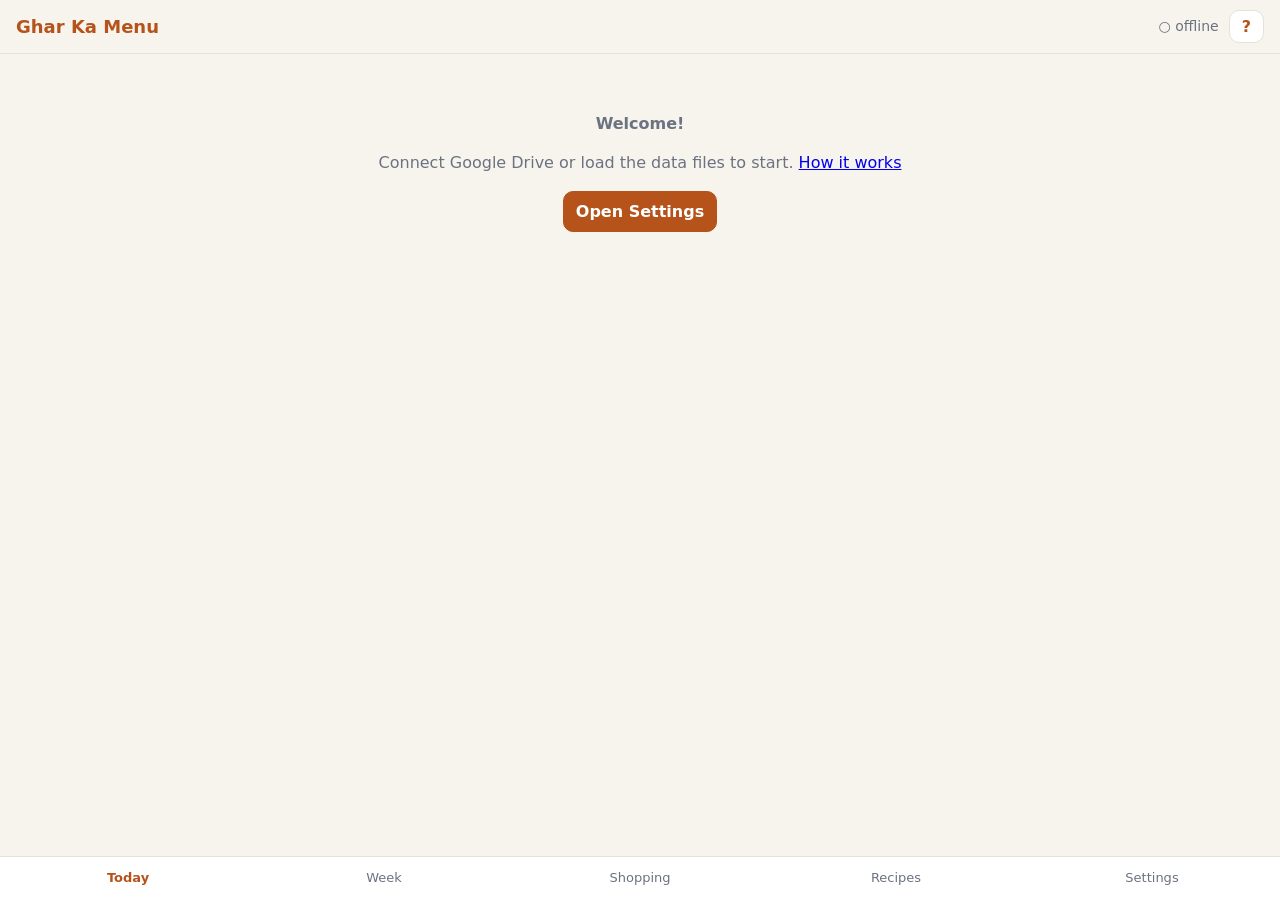
<file: index.html>
<!doctype html>
<html lang="en">
<head>
<meta charset="utf-8">
<meta name="viewport" content="width=device-width,initial-scale=1,viewport-fit=cover">
<meta name="theme-color" content="#b5531a">
<title>Ghar Ka Menu</title>
<link rel="manifest" href="manifest.webmanifest">
<link rel="icon" href="icons/icon-192.png">
<link rel="apple-touch-icon" href="icons/icon-192.png">
<link rel="stylesheet" href="css/app.css">
</head>
<body>
<header class="topbar">
  <div class="brand">Ghar Ka Menu</div>
  <div class="row" style="gap:4px"><button id="syncBtn" class="sync" aria-label="Sync status">●</button>
  <a class="btn" href="help.html" aria-label="Help" style="min-height:32px;padding:4px 12px;text-decoration:none;color:var(--acc);font-weight:700">?</a></div>
</header>
<main id="view" aria-live="polite"></main>
<nav class="tabs" role="tablist">
  <button data-act="tab" data-tab="today" class="on">Today</button>
  <button data-act="tab" data-tab="week">Week</button>
  <button data-act="tab" data-tab="shop">Shopping</button>
  <button data-act="tab" data-tab="recipes">Recipes</button>
  <button data-act="tab" data-tab="settings">Settings</button>
</nav>
<div id="sheet" class="sheet" hidden><div class="sheet-body" role="dialog" aria-modal="true"></div></div>
<div id="toast" class="toast" hidden></div>
<script type="module" src="js/app.js"></script>
</body>
</html>
</file>
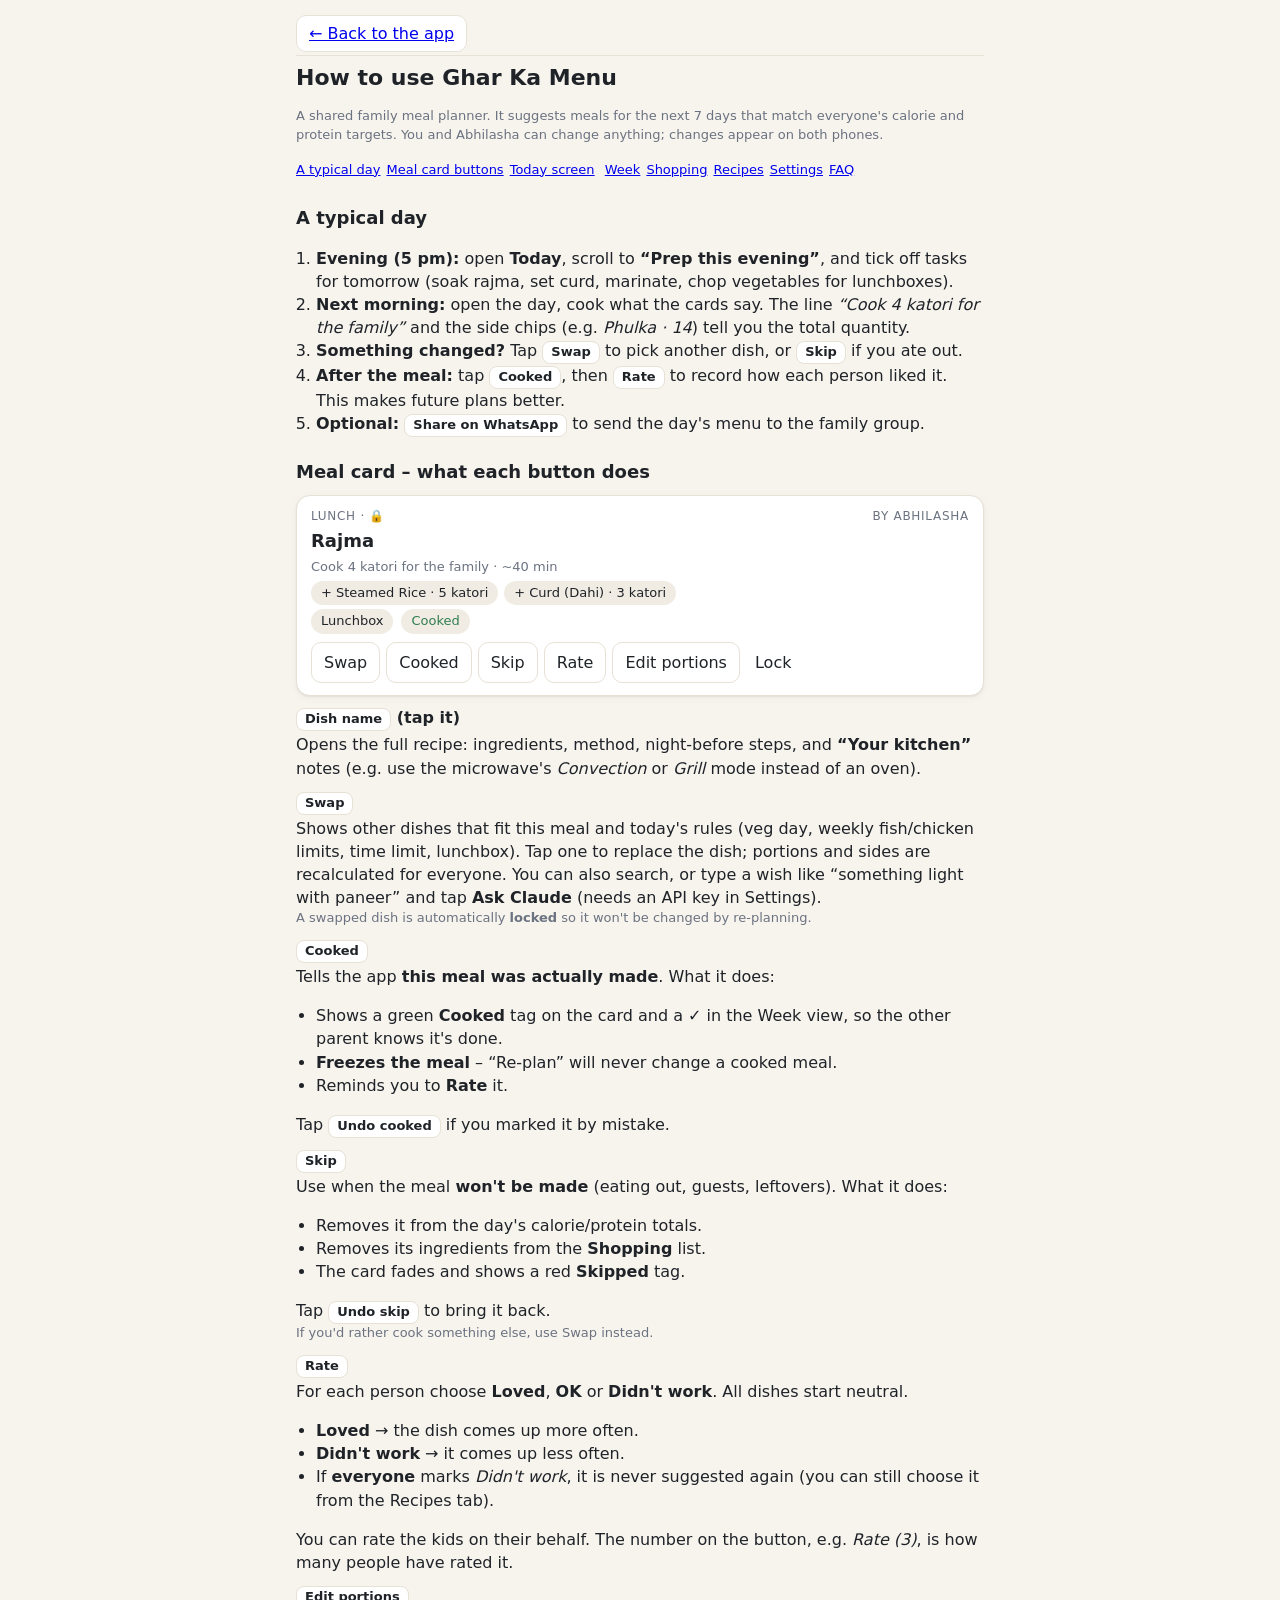
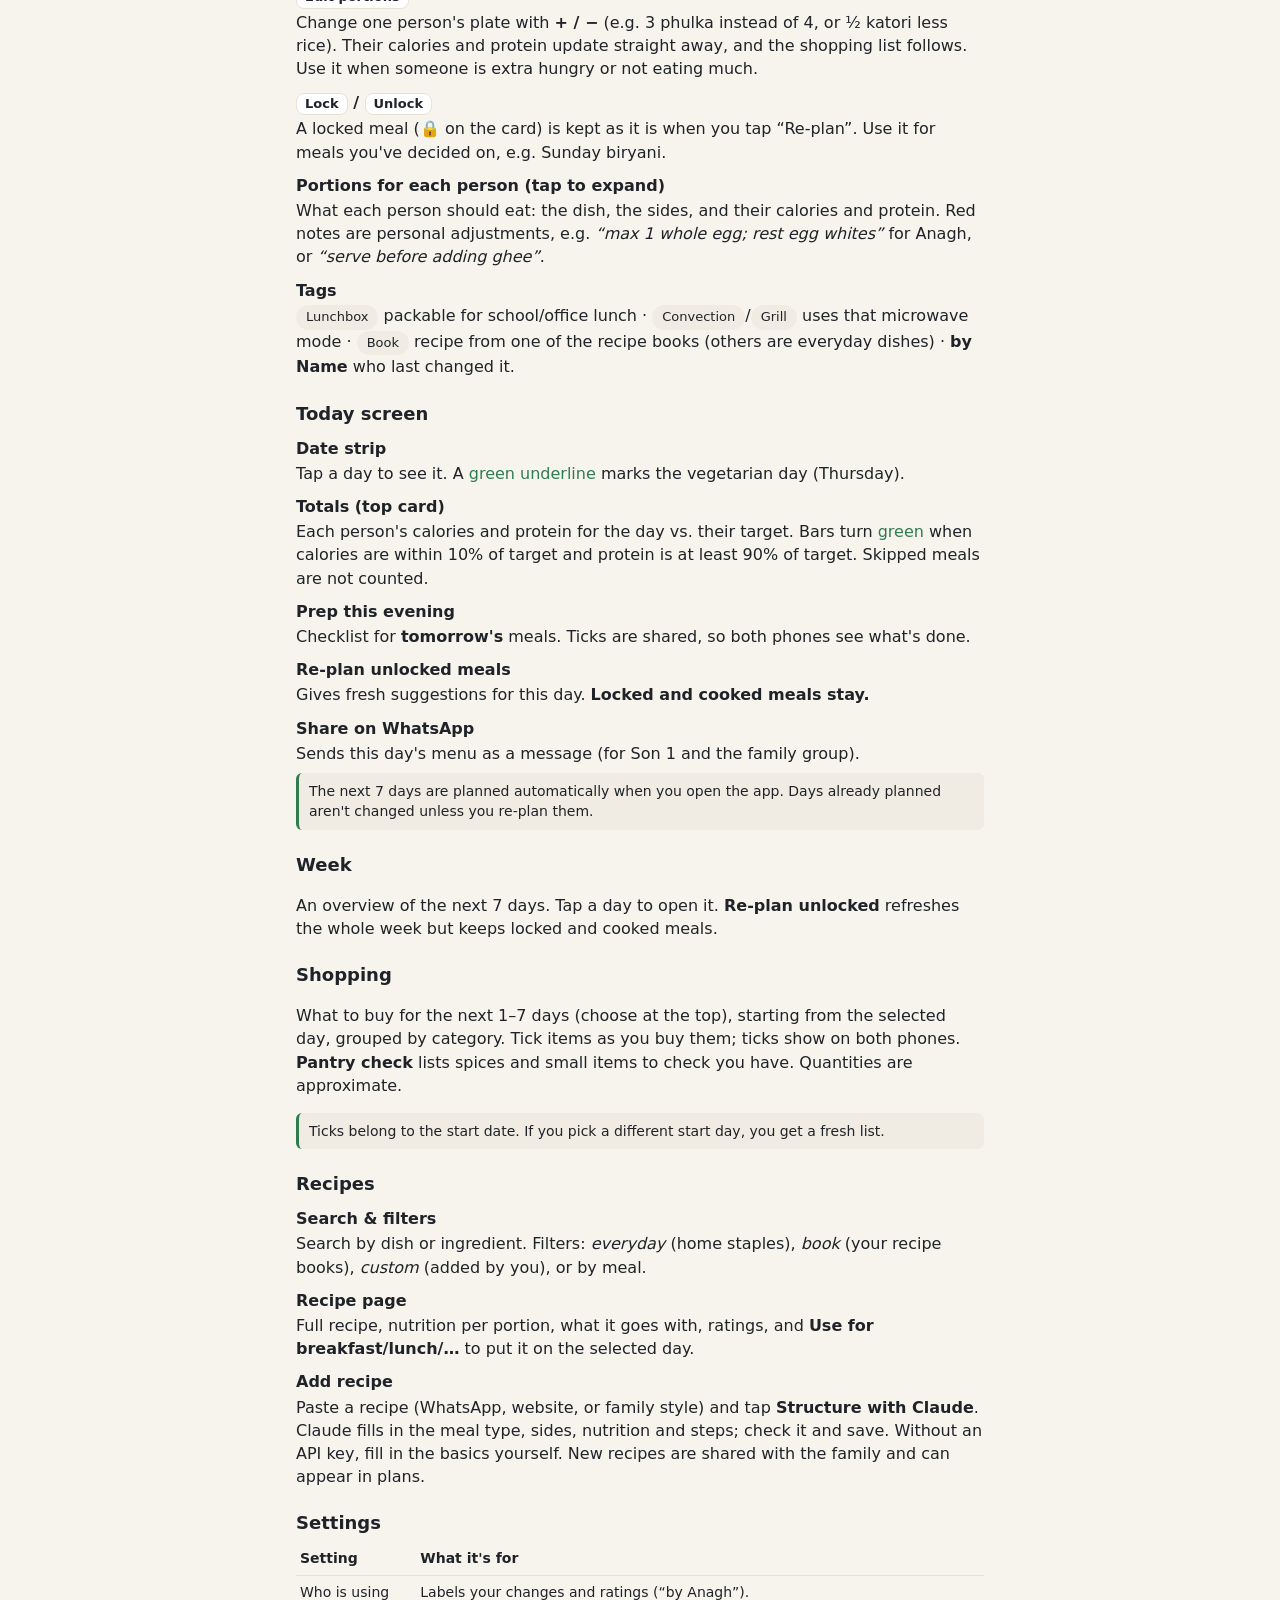
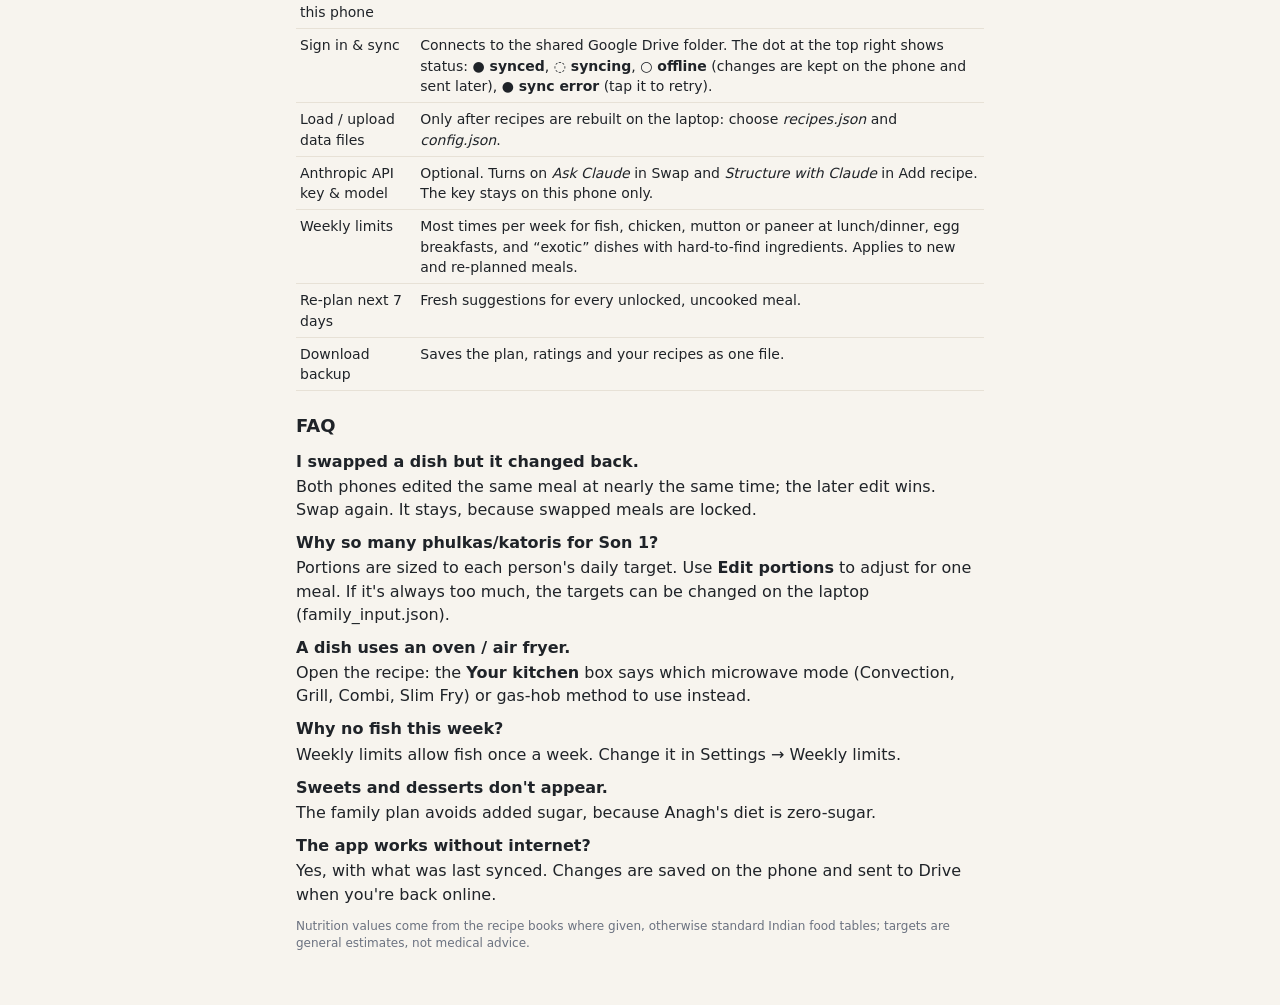
<file: help.html>
<!doctype html>
<html lang="en">
<head>
<meta charset="utf-8">
<meta name="viewport" content="width=device-width,initial-scale=1,viewport-fit=cover">
<meta name="theme-color" content="#b5531a">
<title>Ghar Ka Menu – Help</title>
<link rel="stylesheet" href="css/app.css">
<style>
  main{padding-bottom:40px}
  h1{font-size:22px;margin:6px 0 4px}
  h2{margin-top:22px}
  .toc a{display:inline-block;margin:3px 6px 3px 0}
  dl{margin:6px 0}dt{font-weight:650;margin-top:10px}dd{margin:2px 0 0 0;color:var(--ink)}
  dd .mute{display:block}
  .kbd{display:inline-block;border:1px solid var(--line);background:var(--card);border-radius:8px;padding:1px 8px;font-size:13px;font-weight:600}
  .tip{border-left:3px solid var(--ok);background:var(--chip);padding:8px 10px;border-radius:6px;margin:8px 0;font-size:14px}
  table{border-collapse:collapse;width:100%;font-size:14px}td,th{border-bottom:1px solid var(--line);padding:6px 4px;text-align:left;vertical-align:top}
  .back{position:sticky;top:0;background:var(--bg);padding:10px 0;border-bottom:1px solid var(--line);z-index:2}
</style>
</head>
<body>
<main>
<div class="back"><a class="btn" href="./">← Back to the app</a></div>
<h1>How to use Ghar Ka Menu</h1>
<p class="mute small">A shared family meal planner. It suggests meals for the next 7 days that match everyone's calorie and protein targets.
You and Abhilasha can change anything; changes appear on both phones.</p>

<div class="toc small"><a href="#day">A typical day</a><a href="#card">Meal card buttons</a><a href="#today">Today screen</a>
<a href="#week">Week</a><a href="#shop">Shopping</a><a href="#recipes">Recipes</a><a href="#settings">Settings</a><a href="#faq">FAQ</a></div>

<h2 id="day">A typical day</h2>
<ol>
  <li><b>Evening (5 pm):</b> open <b>Today</b>, scroll to <b>“Prep this evening”</b>, and tick off tasks for tomorrow (soak rajma, set curd, marinate, chop vegetables for lunchboxes).</li>
  <li><b>Next morning:</b> open the day, cook what the cards say. The line <i>“Cook 4 katori for the family”</i> and the side chips (e.g. <i>Phulka · 14</i>) tell you the total quantity.</li>
  <li><b>Something changed?</b> Tap <span class="kbd">Swap</span> to pick another dish, or <span class="kbd">Skip</span> if you ate out.</li>
  <li><b>After the meal:</b> tap <span class="kbd">Cooked</span>, then <span class="kbd">Rate</span> to record how each person liked it. This makes future plans better.</li>
  <li><b>Optional:</b> <span class="kbd">Share on WhatsApp</span> to send the day's menu to the family group.</li>
</ol>

<h2 id="card">Meal card – what each button does</h2>
<div class="card">
  <div class="slot"><span>Lunch · 🔒</span><span class="tiny">by Abhilasha</span></div>
  <div class="dish">Rajma</div>
  <div class="small mute">Cook 4 katori for the family · ~40 min</div>
  <div class="sides"><span class="chip">+ Steamed Rice · 5 katori</span><span class="chip">+ Curd (Dahi) · 3 katori</span></div>
  <div class="row"><span class="chip">Lunchbox</span><span class="chip ok">Cooked</span></div>
  <div class="actions"><span class="btn">Swap</span><span class="btn">Cooked</span><span class="btn">Skip</span><span class="btn">Rate</span><span class="btn">Edit portions</span><span class="btn ghost">Lock</span></div>
</div>
<dl>
  <dt><span class="kbd">Dish name</span> (tap it)</dt>
  <dd>Opens the full recipe: ingredients, method, night-before steps, and <b>“Your kitchen”</b> notes (e.g. use the microwave's <i>Convection</i> or <i>Grill</i> mode instead of an oven).</dd>

  <dt><span class="kbd">Swap</span></dt>
  <dd>Shows other dishes that fit this meal and today's rules (veg day, weekly fish/chicken limits, time limit, lunchbox). Tap one to replace the dish; portions and sides are recalculated for everyone.
  You can also search, or type a wish like “something light with paneer” and tap <b>Ask Claude</b> (needs an API key in Settings).
  <span class="mute small">A swapped dish is automatically <b>locked</b> so it won't be changed by re-planning.</span></dd>

  <dt><span class="kbd">Cooked</span></dt>
  <dd>Tells the app <b>this meal was actually made</b>. What it does:
    <ul>
      <li>Shows a green <b>Cooked</b> tag on the card and a ✓ in the Week view, so the other parent knows it's done.</li>
      <li><b>Freezes the meal</b> – “Re-plan” will never change a cooked meal.</li>
      <li>Reminds you to <b>Rate</b> it.</li>
    </ul>
    Tap <span class="kbd">Undo cooked</span> if you marked it by mistake.</dd>

  <dt><span class="kbd">Skip</span></dt>
  <dd>Use when the meal <b>won't be made</b> (eating out, guests, leftovers). What it does:
    <ul>
      <li>Removes it from the day's calorie/protein totals.</li>
      <li>Removes its ingredients from the <b>Shopping</b> list.</li>
      <li>The card fades and shows a red <b>Skipped</b> tag.</li>
    </ul>
    Tap <span class="kbd">Undo skip</span> to bring it back. <span class="mute small">If you'd rather cook something else, use Swap instead.</span></dd>

  <dt><span class="kbd">Rate</span></dt>
  <dd>For each person choose <b>Loved</b>, <b>OK</b> or <b>Didn't work</b>. All dishes start neutral.
    <ul>
      <li><b>Loved</b> → the dish comes up more often.</li>
      <li><b>Didn't work</b> → it comes up less often.</li>
      <li>If <b>everyone</b> marks <i>Didn't work</i>, it is never suggested again (you can still choose it from the Recipes tab).</li>
    </ul>
    You can rate the kids on their behalf. The number on the button, e.g. <i>Rate (3)</i>, is how many people have rated it.</dd>

  <dt><span class="kbd">Edit portions</span></dt>
  <dd>Change one person's plate with <b>+ / −</b> (e.g. 3 phulka instead of 4, or ½ katori less rice). Their calories and protein update straight away, and the shopping list follows. Use it when someone is extra hungry or not eating much.</dd>

  <dt><span class="kbd">Lock</span> / <span class="kbd">Unlock</span></dt>
  <dd>A locked meal (🔒 on the card) is kept as it is when you tap “Re-plan”. Use it for meals you've decided on, e.g. Sunday biryani.</dd>

  <dt><b>Portions for each person</b> (tap to expand)</dt>
  <dd>What each person should eat: the dish, the sides, and their calories and protein. Red notes are personal adjustments, e.g. <i>“max 1 whole egg; rest egg whites”</i> for Anagh, or <i>“serve before adding ghee”</i>.</dd>

  <dt><b>Tags</b></dt>
  <dd><span class="chip">Lunchbox</span> packable for school/office lunch ·
      <span class="chip">Convection</span>/<span class="chip">Grill</span> uses that microwave mode ·
      <span class="chip">Book</span> recipe from one of the recipe books (others are everyday dishes) ·
      <b>by Name</b> who last changed it.</dd>
</dl>

<h2 id="today">Today screen</h2>
<dl>
  <dt>Date strip</dt><dd>Tap a day to see it. A <span style="color:var(--ok)">green underline</span> marks the vegetarian day (Thursday).</dd>
  <dt>Totals (top card)</dt><dd>Each person's calories and protein for the day vs. their target. Bars turn <span style="color:var(--ok)">green</span> when calories are within 10% of target and protein is at least 90% of target. Skipped meals are not counted.</dd>
  <dt>Prep this evening</dt><dd>Checklist for <b>tomorrow's</b> meals. Ticks are shared, so both phones see what's done.</dd>
  <dt>Re-plan unlocked meals</dt><dd>Gives fresh suggestions for this day. <b>Locked and cooked meals stay.</b></dd>
  <dt>Share on WhatsApp</dt><dd>Sends this day's menu as a message (for Son 1 and the family group).</dd>
</dl>
<div class="tip">The next 7 days are planned automatically when you open the app. Days already planned aren't changed unless you re-plan them.</div>

<h2 id="week">Week</h2>
<p>An overview of the next 7 days. Tap a day to open it. <b>Re-plan unlocked</b> refreshes the whole week but keeps locked and cooked meals.</p>

<h2 id="shop">Shopping</h2>
<p>What to buy for the next 1–7 days (choose at the top), starting from the selected day, grouped by category. Tick items as you buy them; ticks show on both phones.
<b>Pantry check</b> lists spices and small items to check you have. Quantities are approximate.</p>
<div class="tip">Ticks belong to the start date. If you pick a different start day, you get a fresh list.</div>

<h2 id="recipes">Recipes</h2>
<dl>
  <dt>Search &amp; filters</dt><dd>Search by dish or ingredient. Filters: <i>everyday</i> (home staples), <i>book</i> (your recipe books), <i>custom</i> (added by you), or by meal.</dd>
  <dt>Recipe page</dt><dd>Full recipe, nutrition per portion, what it goes with, ratings, and <b>Use for breakfast/lunch/…</b> to put it on the selected day.</dd>
  <dt>Add recipe</dt><dd>Paste a recipe (WhatsApp, website, or family style) and tap <b>Structure with Claude</b>. Claude fills in the meal type, sides, nutrition and steps; check it and save. Without an API key, fill in the basics yourself. New recipes are shared with the family and can appear in plans.</dd>
</dl>

<h2 id="settings">Settings</h2>
<table>
  <tr><th>Setting</th><th>What it's for</th></tr>
  <tr><td>Who is using this phone</td><td>Labels your changes and ratings (“by Anagh”).</td></tr>
  <tr><td>Sign in &amp; sync</td><td>Connects to the shared Google Drive folder. The dot at the top right shows status: <b>● synced</b>, <b>◌ syncing</b>, <b>○ offline</b> (changes are kept on the phone and sent later), <b>● sync error</b> (tap it to retry).</td></tr>
  <tr><td>Load / upload data files</td><td>Only after recipes are rebuilt on the laptop: choose <i>recipes.json</i> and <i>config.json</i>.</td></tr>
  <tr><td>Anthropic API key &amp; model</td><td>Optional. Turns on <i>Ask Claude</i> in Swap and <i>Structure with Claude</i> in Add recipe. The key stays on this phone only.</td></tr>
  <tr><td>Weekly limits</td><td>Most times per week for fish, chicken, mutton or paneer at lunch/dinner, egg breakfasts, and “exotic” dishes with hard-to-find ingredients. Applies to new and re-planned meals.</td></tr>
  <tr><td>Re-plan next 7 days</td><td>Fresh suggestions for every unlocked, uncooked meal.</td></tr>
  <tr><td>Download backup</td><td>Saves the plan, ratings and your recipes as one file.</td></tr>
</table>

<h2 id="faq">FAQ</h2>
<dl>
  <dt>I swapped a dish but it changed back.</dt><dd>Both phones edited the same meal at nearly the same time; the later edit wins. Swap again. It stays, because swapped meals are locked.</dd>
  <dt>Why so many phulkas/katoris for Son 1?</dt><dd>Portions are sized to each person's daily target. Use <b>Edit portions</b> to adjust for one meal. If it's always too much, the targets can be changed on the laptop (family_input.json).</dd>
  <dt>A dish uses an oven / air fryer.</dt><dd>Open the recipe: the <b>Your kitchen</b> box says which microwave mode (Convection, Grill, Combi, Slim Fry) or gas-hob method to use instead.</dd>
  <dt>Why no fish this week?</dt><dd>Weekly limits allow fish once a week. Change it in Settings → Weekly limits.</dd>
  <dt>Sweets and desserts don't appear.</dt><dd>The family plan avoids added sugar, because Anagh's diet is zero-sugar.</dd>
  <dt>The app works without internet?</dt><dd>Yes, with what was last synced. Changes are saved on the phone and sent to Drive when you're back online.</dd>
</dl>
<p class="tiny mute">Nutrition values come from the recipe books where given, otherwise standard Indian food tables; targets are general estimates, not medical advice.</p>
</main>
</body>
</html>
</file>
<file: css/app.css>
[hidden]{display:none!important}
:root{--bg:#f7f4ee;--card:#fff;--ink:#1f2328;--mute:#6b7280;--line:#e7e1d6;--acc:#b5531a;--acc-ink:#fff;--ok:#2f7d4f;--warn:#b42318;--chip:#f1ece3;--shadow:0 1px 2px rgba(0,0,0,.06),0 2px 8px rgba(0,0,0,.04)}
@media (prefers-color-scheme:dark){:root{--bg:#121417;--card:#1b1e22;--ink:#e9e7e3;--mute:#9aa1ab;--line:#2c3036;--acc:#f0a46b;--acc-ink:#1b1e22;--ok:#6cc596;--warn:#ff8a80;--chip:#252a30;--shadow:none}}
*{box-sizing:border-box;-webkit-tap-highlight-color:transparent}
html,body{margin:0;background:var(--bg);color:var(--ink);font:16px/1.45 system-ui,-apple-system,Segoe UI,Roboto,sans-serif}
button,input,select,textarea{font:inherit;color:inherit}
.topbar{position:sticky;top:0;z-index:5;display:flex;align-items:center;justify-content:space-between;padding:calc(10px + env(safe-area-inset-top)) 16px 10px;background:var(--bg);border-bottom:1px solid var(--line)}
.brand{font-weight:700;font-size:18px;color:var(--acc)}
.sync{border:0;background:none;font-size:14px;color:var(--mute);padding:6px}
.sync.ok{color:var(--ok)}.sync.busy{color:var(--acc)}.sync.err{color:var(--warn)}
main{padding:12px 16px calc(84px + env(safe-area-inset-bottom));max-width:720px;margin:auto}
.tabs{position:fixed;bottom:0;left:0;right:0;display:flex;background:var(--card);border-top:1px solid var(--line);padding-bottom:env(safe-area-inset-bottom);z-index:6}
.tabs button{flex:1;border:0;background:none;padding:12px 2px;font-size:13px;color:var(--mute)}
.tabs button.on{color:var(--acc);font-weight:700}
.days{display:flex;gap:6px;overflow-x:auto;padding:2px 0 10px;scrollbar-width:none}
.days::-webkit-scrollbar{display:none}
.day{flex:0 0 auto;min-width:52px;border:1px solid var(--line);background:var(--card);border-radius:12px;padding:6px 8px;text-align:center;font-size:12px}
.day b{display:block;font-size:16px}.day.on{background:var(--acc);color:var(--acc-ink);border-color:var(--acc)}
.day.veg{box-shadow:inset 0 -3px 0 var(--ok)}
.card{background:var(--card);border:1px solid var(--line);border-radius:14px;padding:12px 14px;margin:10px 0;box-shadow:var(--shadow)}
.slot{display:flex;justify-content:space-between;align-items:center;font-size:12px;letter-spacing:.06em;text-transform:uppercase;color:var(--mute)}
.dish{font-size:18px;font-weight:650;margin:2px 0 4px}
.sides{display:flex;flex-wrap:wrap;gap:6px;margin:4px 0}
.chip{display:inline-flex;align-items:center;gap:4px;background:var(--chip);border-radius:999px;padding:3px 10px;font-size:13px}
.chip.acc{background:var(--acc);color:var(--acc-ink)}.chip.ok{color:var(--ok)}.chip.warn{color:var(--warn)}
.row{display:flex;gap:8px;align-items:center;flex-wrap:wrap}
.spread{display:flex;justify-content:space-between;align-items:center;gap:8px}
.mute{color:var(--mute)}.small{font-size:13px}.tiny{font-size:12px}
.btn{border:1px solid var(--line);background:var(--card);border-radius:10px;padding:8px 12px;min-height:40px}
.btn.pri{background:var(--acc);color:var(--acc-ink);border-color:var(--acc);font-weight:600}
.btn.ghost{border-color:transparent;background:none;padding:8px}
.btn:disabled{opacity:.5}
.actions{display:flex;gap:6px;margin-top:8px;flex-wrap:wrap}
details.portions summary{cursor:pointer;color:var(--mute);font-size:13px;margin-top:6px}
.prow{display:flex;justify-content:space-between;gap:8px;padding:6px 0;border-top:1px dashed var(--line);font-size:14px}
.prow:first-of-type{border-top:0}
.bar{height:6px;background:var(--chip);border-radius:6px;overflow:hidden;margin-top:3px}.bar i{display:block;height:100%;background:var(--acc)}
.bar.ok i{background:var(--ok)}
.totals{display:grid;grid-template-columns:repeat(2,minmax(0,1fr));gap:10px}
.status-cooked{opacity:.75}.status-skipped{opacity:.5}
.sheet{position:fixed;inset:0;background:rgba(0,0,0,.35);z-index:20;display:flex;align-items:flex-end}
.sheet-body{background:var(--card);width:100%;max-height:88vh;overflow:auto;border-radius:18px 18px 0 0;padding:16px 16px calc(20px + env(safe-area-inset-bottom));max-width:720px;margin:auto}
.sheet h3{margin:0 0 8px}
.list-btn{display:block;width:100%;text-align:left;border:1px solid var(--line);background:var(--card);border-radius:12px;padding:10px 12px;margin:6px 0}
input[type=text],input[type=password],input[type=number],select,textarea{width:100%;border:1px solid var(--line);background:var(--bg);border-radius:10px;padding:10px}
textarea{min-height:120px}
label{display:block;margin:10px 0 4px;font-size:14px;color:var(--mute)}
.toast{position:fixed;left:50%;transform:translateX(-50%);bottom:calc(76px + env(safe-area-inset-bottom));background:var(--ink);color:var(--bg);padding:10px 14px;border-radius:10px;z-index:30;max-width:90vw;font-size:14px}
h2{font-size:18px;margin:14px 0 6px}
ol,ul{padding-left:20px}
.adapt{border-left:3px solid var(--acc);background:var(--chip);padding:6px 10px;border-radius:6px;margin:6px 0;font-size:14px}
.check{display:flex;gap:10px;align-items:flex-start;padding:8px 0;border-bottom:1px solid var(--line)}
.check input{width:22px;height:22px;margin-top:1px;accent-color:var(--acc)}
.check.done span{text-decoration:line-through;color:var(--mute)}
.rate{display:flex;gap:6px}.rate button{flex:1}.rate button.sel{background:var(--acc);color:var(--acc-ink);border-color:var(--acc)}
.stepper{display:inline-flex;align-items:center;gap:6px}.stepper button{width:34px;height:34px;border-radius:8px;border:1px solid var(--line);background:var(--card)}
.empty{text-align:center;padding:30px 10px;color:var(--mute)}
</file>
